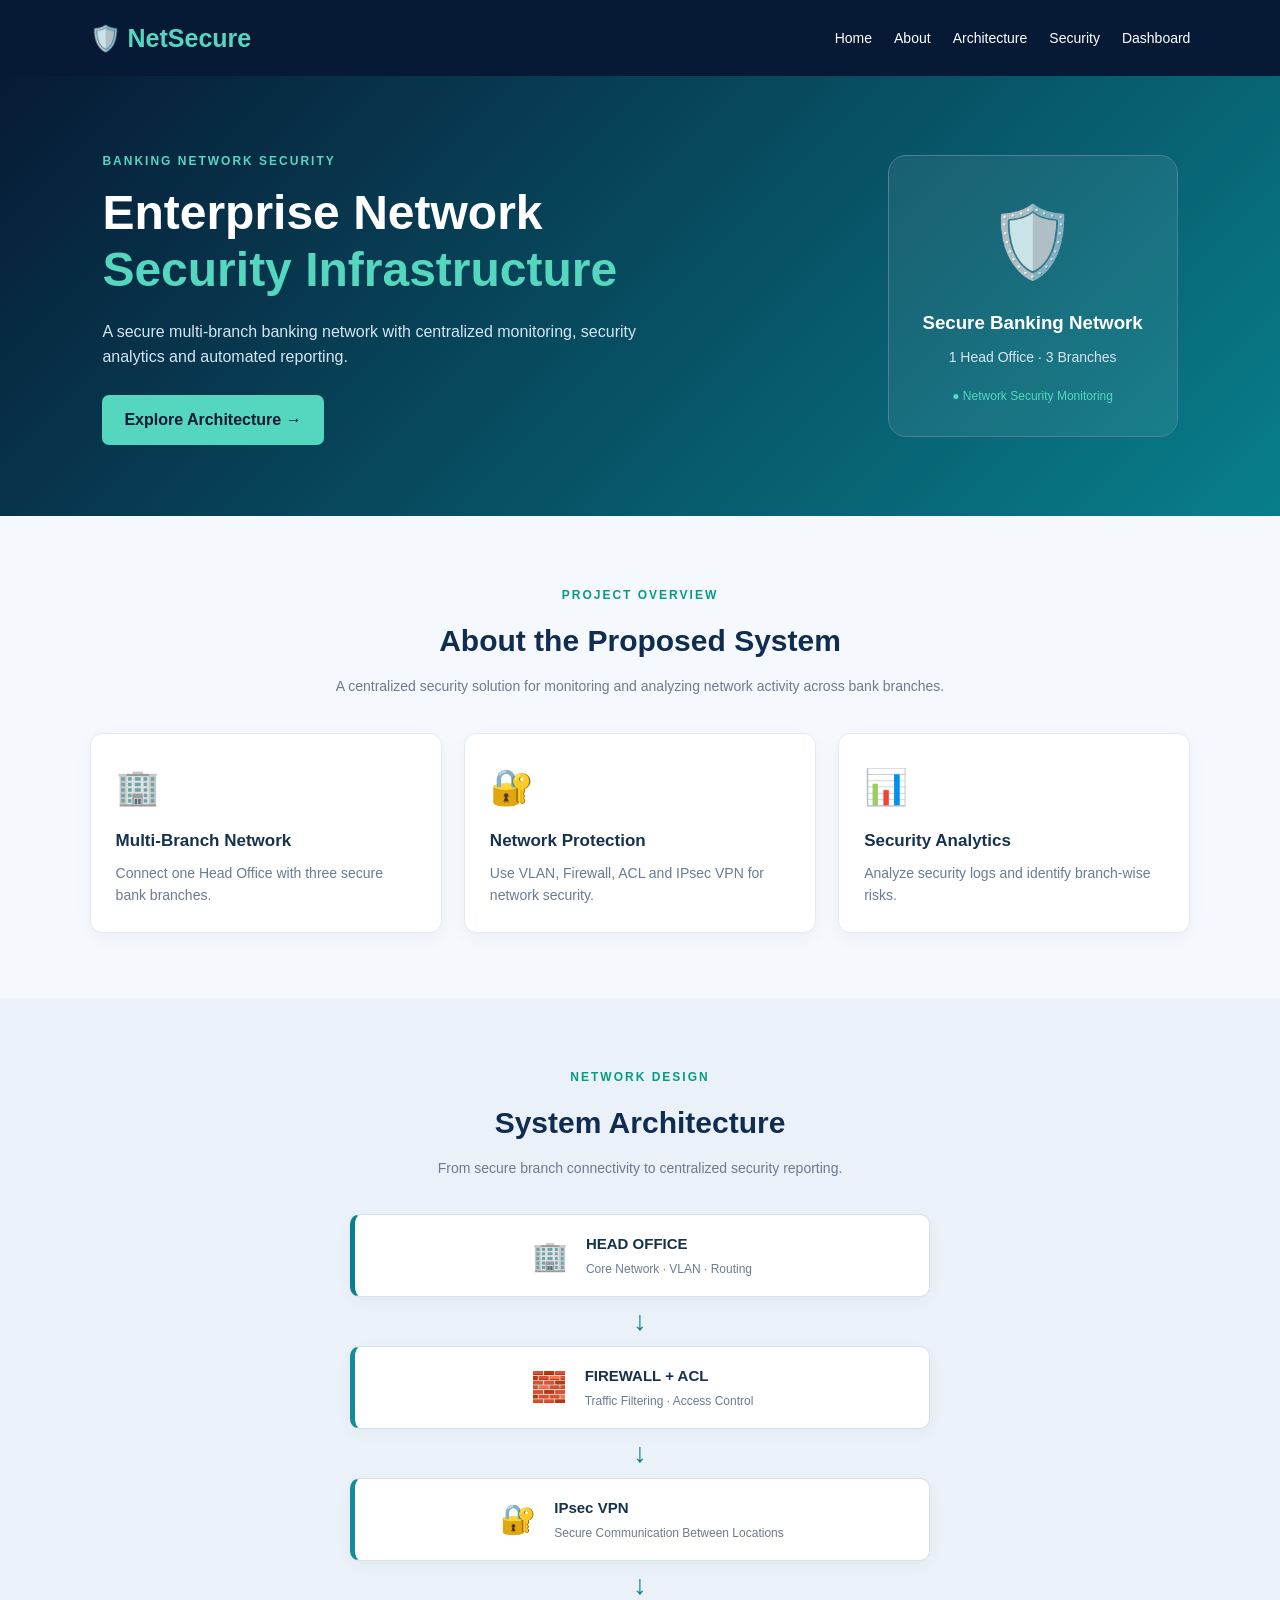
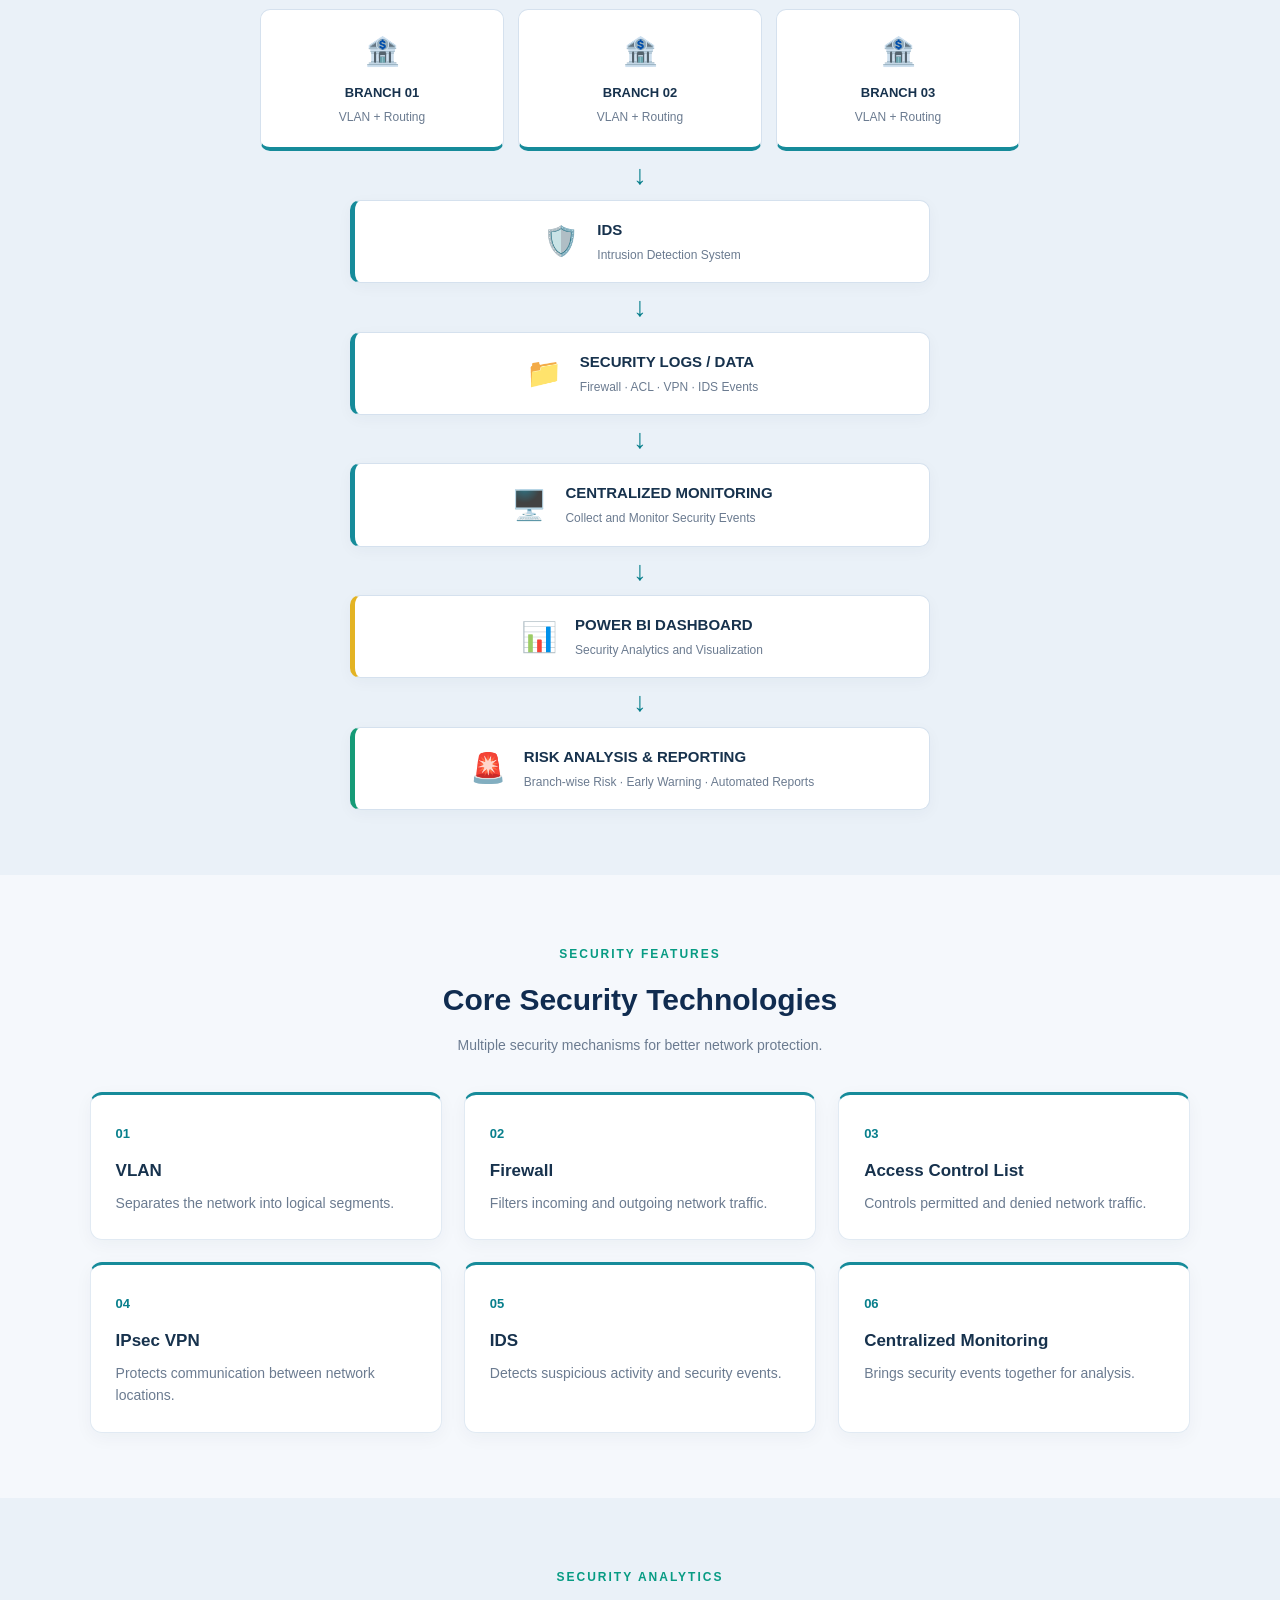
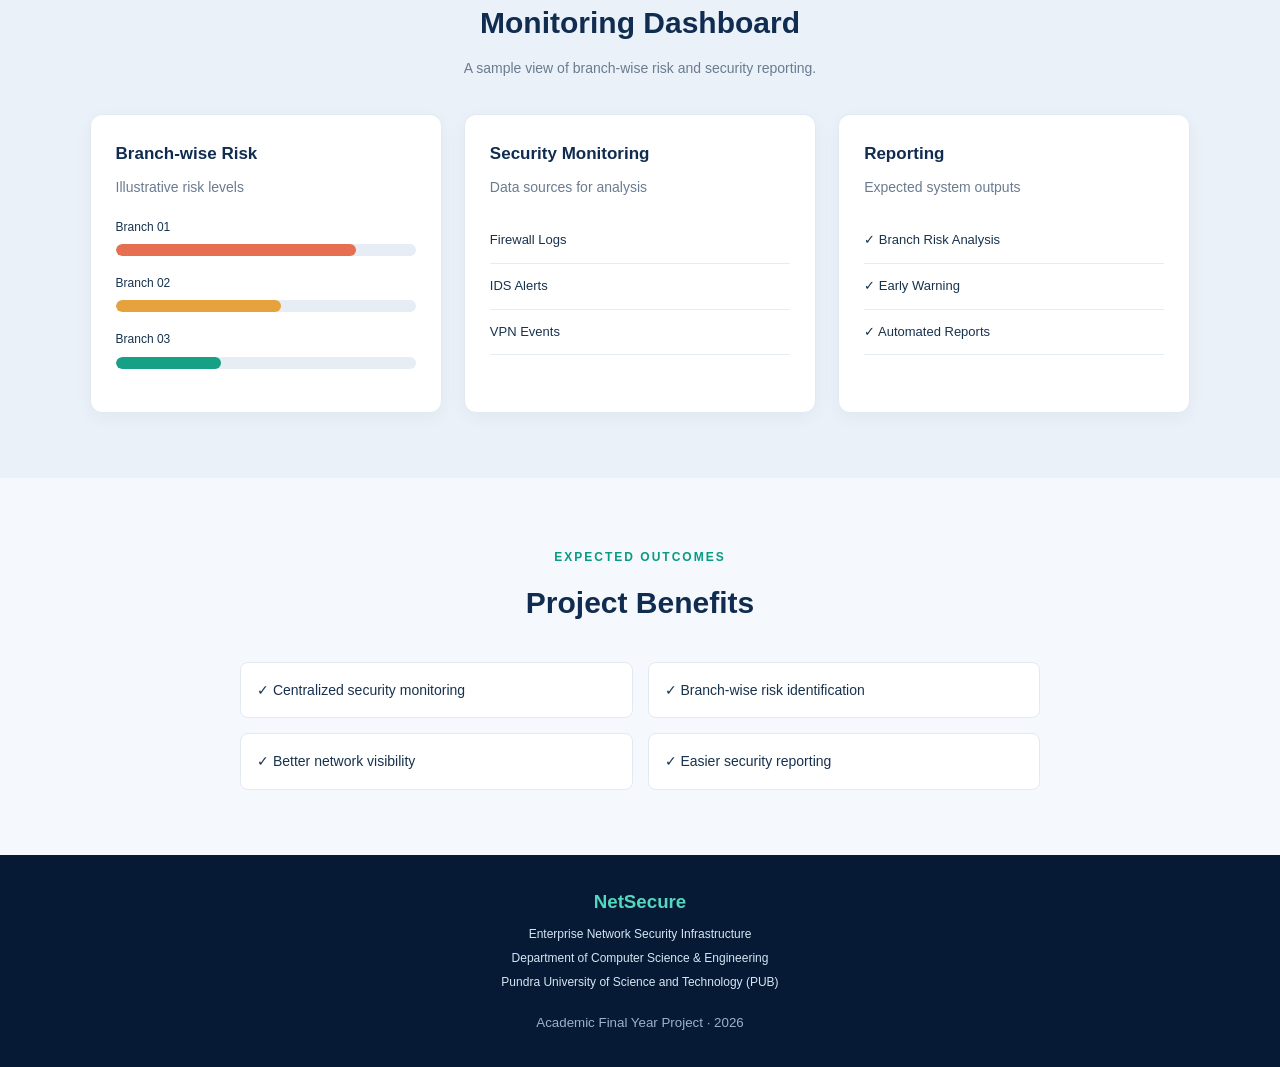
<file: index.htm>
<!DOCTYPE html>
<html lang="en">
<head>
    <meta charset="UTF-8">
    <meta name="viewport" content="width=device-width, initial-scale=1.0">
    <title>NetSecure | Banking Network Security</title>
    <link rel="stylesheet" href="style.css">
</head>
<body>

<header>
    <a href="#home" class="logo">🛡️ NetSecure</a>
    <nav>
        <a href="#home">Home</a>
        <a href="#about">About</a>
        <a href="#architecture">Architecture</a>
        <a href="#security">Security</a>
        <a href="#dashboard">Dashboard</a>
    </nav>
</header>

<main>
    <section id="home" class="hero">
        <div class="hero-content">
            <span class="tag">BANKING NETWORK SECURITY</span>
            <h1>Enterprise Network <span>Security Infrastructure</span></h1>
            <p>
                A secure multi-branch banking network with centralized
                monitoring, security analytics and automated reporting.
            </p>
            <a href="#architecture" class="btn">Explore Architecture →</a>
        </div>

        <div class="hero-visual">
            <div class="shield">🛡️</div>
            <h3>Secure Banking Network</h3>
            <p>1 Head Office · 3 Branches</p>
            <div class="status">● Network Security Monitoring</div>
        </div>
    </section>

    <section id="about" class="section">
        <div class="heading">
            <span class="tag">PROJECT OVERVIEW</span>
            <h2>About the Proposed System</h2>
            <p>A centralized security solution for monitoring
               and analyzing network activity across bank branches.</p>
        </div>

        <div class="grid three">
            <article class="card">
                <div class="icon">🏢</div>
                <h3>Multi-Branch Network</h3>
                <p>Connect one Head Office with three secure bank branches.</p>
            </article>

            <article class="card">
                <div class="icon">🔐</div>
                <h3>Network Protection</h3>
                <p>Use VLAN, Firewall, ACL and IPsec VPN for network security.</p>
            </article>

            <article class="card">
                <div class="icon">📊</div>
                <h3>Security Analytics</h3>
                <p>Analyze security logs and identify branch-wise risks.</p>
            </article>
        </div>
    </section>

    <section id="architecture" class="section architecture">
        <div class="heading">
            <span class="tag">NETWORK DESIGN</span>
            <h2>System Architecture</h2>
            <p>From secure branch connectivity to centralized security reporting.</p>
        </div>

        <div class="architecture-flow">
            <article class="network-box head-office">
                <span class="network-icon">🏢</span>
                <div>
                    <h3>HEAD OFFICE</h3>
                    <p>Core Network · VLAN · Routing</p>
                </div>
            </article>

            <div class="arrow">↓</div>

            <article class="network-box">
                <span class="network-icon">🧱</span>
                <div>
                    <h3>FIREWALL + ACL</h3>
                    <p>Traffic Filtering · Access Control</p>
                </div>
            </article>

            <div class="arrow">↓</div>

            <article class="network-box">
                <span class="network-icon">🔐</span>
                <div>
                    <h3>IPsec VPN</h3>
                    <p>Secure Communication Between Locations</p>
                </div>
            </article>

            <div class="arrow">↓</div>

            <div class="branch-grid">
                <article class="branch-card">
                    <span>🏦</span>
                    <h3>BRANCH 01</h3>
                    <p>VLAN + Routing</p>
                </article>

                <article class="branch-card">
                    <span>🏦</span>
                    <h3>BRANCH 02</h3>
                    <p>VLAN + Routing</p>
                </article>

                <article class="branch-card">
                    <span>🏦</span>
                    <h3>BRANCH 03</h3>
                    <p>VLAN + Routing</p>
                </article>
            </div>

            <div class="arrow">↓</div>

            <article class="network-box">
                <span class="network-icon">🛡️</span>
                <div>
                    <h3>IDS</h3>
                    <p>Intrusion Detection System</p>
                </div>
            </article>

            <div class="arrow">↓</div>

            <article class="network-box">
                <span class="network-icon">📁</span>
                <div>
                    <h3>SECURITY LOGS / DATA</h3>
                    <p>Firewall · ACL · VPN · IDS Events</p>
                </div>
            </article>

            <div class="arrow">↓</div>

            <article class="network-box">
                <span class="network-icon">🖥️</span>
                <div>
                    <h3>CENTRALIZED MONITORING</h3>
                    <p>Collect and Monitor Security Events</p>
                </div>
            </article>

            <div class="arrow">↓</div>

            <article class="network-box powerbi">
                <span class="network-icon">📊</span>
                <div>
                    <h3>POWER BI DASHBOARD</h3>
                    <p>Security Analytics and Visualization</p>
                </div>
            </article>

            <div class="arrow">↓</div>

            <article class="network-box final-box">
                <span class="network-icon">🚨</span>
                <div>
                    <h3>RISK ANALYSIS & REPORTING</h3>
                    <p>Branch-wise Risk · Early Warning · Automated Reports</p>
                </div>
            </article>
        </div>
    </section>

    <section id="security" class="section">
        <div class="heading">
            <span class="tag">SECURITY FEATURES</span>
            <h2>Core Security Technologies</h2>
            <p>Multiple security mechanisms for better network protection.</p>
        </div>

        <div class="grid three">
            <article class="card feature">
                <span class="number">01</span>
                <h3>VLAN</h3>
                <p>Separates the network into logical segments.</p>
            </article>

            <article class="card feature">
                <span class="number">02</span>
                <h3>Firewall</h3>
                <p>Filters incoming and outgoing network traffic.</p>
            </article>

            <article class="card feature">
                <span class="number">03</span>
                <h3>Access Control List</h3>
                <p>Controls permitted and denied network traffic.</p>
            </article>

            <article class="card feature">
                <span class="number">04</span>
                <h3>IPsec VPN</h3>
                <p>Protects communication between network locations.</p>
            </article>

            <article class="card feature">
                <span class="number">05</span>
                <h3>IDS</h3>
                <p>Detects suspicious activity and security events.</p>
            </article>

            <article class="card feature">
                <span class="number">06</span>
                <h3>Centralized Monitoring</h3>
                <p>Brings security events together for analysis.</p>
            </article>
        </div>
    </section>

    <section id="dashboard" class="section dashboard-section">
        <div class="heading">
            <span class="tag">SECURITY ANALYTICS</span>
            <h2>Monitoring Dashboard</h2>
            <p>A sample view of branch-wise risk and security reporting.</p>
        </div>

        <div class="grid three">
            <article class="card dashboard-card">
                <h3>Branch-wise Risk</h3>
                <p class="muted">Illustrative risk levels</p>

                <div class="bar-row">
                    <span>Branch 01</span>
                    <div class="bar"><i class="high"></i></div>
                </div>

                <div class="bar-row">
                    <span>Branch 02</span>
                    <div class="bar"><i class="medium"></i></div>
                </div>

                <div class="bar-row">
                    <span>Branch 03</span>
                    <div class="bar"><i class="low"></i></div>
                </div>
            </article>

            <article class="card dashboard-card">
                <h3>Security Monitoring</h3>
                <p class="muted">Data sources for analysis</p>
                <div class="list-item">Firewall Logs</div>
                <div class="list-item">IDS Alerts</div>
                <div class="list-item">VPN Events</div>
            </article>

            <article class="card dashboard-card">
                <h3>Reporting</h3>
                <p class="muted">Expected system outputs</p>
                <div class="list-item">✓ Branch Risk Analysis</div>
                <div class="list-item">✓ Early Warning</div>
                <div class="list-item">✓ Automated Reports</div>
            </article>
        </div>
    </section>

    <section class="section">
        <div class="heading">
            <span class="tag">EXPECTED OUTCOMES</span>
            <h2>Project Benefits</h2>
        </div>

        <div class="benefits">
            <p>✓ Centralized security monitoring</p>
            <p>✓ Branch-wise risk identification</p>
            <p>✓ Better network visibility</p>
            <p>✓ Easier security reporting</p>
        </div>
    </section>
</main>

<footer>
    <h3>NetSecure</h3>
    <p>Enterprise Network Security Infrastructure</p>
    <p>Department of Computer Science & Engineering</p>
    <p>Pundra University of Science and Technology (PUB)</p>
    <small>Academic Final Year Project · 2026</small>
</footer>

</body>
</html>
</file>
<file: style.css>
* {
    margin: 0;
    padding: 0;
    box-sizing: border-box;
    scroll-behavior: smooth;
}

body {
    font-family: Arial, sans-serif;
    background: #f5f8fc;
    color: #17324d;
    line-height: 1.6;
}

header {
    background: #071a35;
    padding: 18px 7%;
    display: flex;
    justify-content: space-between;
    align-items: center;
    gap: 20px;
    flex-wrap: wrap;
    position: sticky;
    top: 0;
    z-index: 10;
}

.logo {
    color: #55d6be;
    font-size: 25px;
    font-weight: bold;
    text-decoration: none;
}

nav {
    display: flex;
    flex-wrap: wrap;
    gap: 22px;
}

nav a {
    color: white;
    text-decoration: none;
    font-size: 14px;
    transition: 0.3s;
}

nav a:hover {
    color: #55d6be;
}

.hero {
    min-height: 440px;
    padding: 70px 8%;
    background: linear-gradient(135deg, #071a35, #087f8c);
    color: white;
    display: flex;
    align-items: center;
    justify-content: space-between;
    gap: 35px;
}

.hero-content {
    max-width: 650px;
}

.tag {
    color: #079b83;
    font-size: 12px;
    font-weight: bold;
    letter-spacing: 2px;
    display: inline-block;
    margin-bottom: 12px;
}

.hero .tag {
    color: #55d6be;
}

.hero h1 {
    font-size: clamp(32px, 4vw, 48px);
    line-height: 1.2;
    margin-bottom: 20px;
}

.hero h1 span {
    color: #55d6be;
    display: block;
}

.hero p {
    color: #d5e5f2;
    margin-bottom: 25px;
    max-width: 540px;
}

.btn {
    display: inline-block;
    background: #55d6be;
    color: #071a35;
    padding: 12px 22px;
    text-decoration: none;
    border-radius: 7px;
    font-weight: bold;
    transition: 0.3s;
}

.btn:hover {
    background: white;
    transform: translateY(-3px);
}

.hero-visual {
    width: 290px;
    flex-shrink: 0;
    text-align: center;
    padding: 30px 20px;
    border: 1px solid #527e98;
    border-radius: 18px;
    background: #ffffff12;
}

.shield {
    font-size: 70px;
    margin-bottom: 10px;
}

.hero-visual p {
    margin: 8px 0;
    font-size: 14px;
}

.status {
    color: #55d6be;
    font-size: 12px;
    margin-top: 18px;
}

/* Common Sections */

.section {
    padding: 65px 7%;
}

.heading {
    text-align: center;
    max-width: 700px;
    margin: 0 auto 35px;
}

.heading h2 {
    font-size: 30px;
    color: #102c50;
    margin-bottom: 10px;
}

.heading p:last-child {
    color: #6b7b90;
    font-size: 14px;
}

/* Cards */

.grid {
    display: grid;
    gap: 22px;
}

.three {
    grid-template-columns: repeat(3, minmax(0, 1fr));
}

.card {
    background: white;
    padding: 25px;
    border: 1px solid #e1eaf3;
    border-radius: 12px;
    box-shadow: 0 5px 18px #17324d0b;
    transition: 0.3s;
}

.card:hover {
    transform: translateY(-4px);
    box-shadow: 0 10px 25px #17324d16;
}

.card h3 {
    margin-bottom: 8px;
    font-size: 17px;
}

.card p {
    color: #6b7b90;
    font-size: 14px;
}

.icon {
    font-size: 35px;
    margin-bottom: 12px;
}

.architecture {
    background: #eaf1f8;
}

/* Network Architecture */

.architecture-flow {
    max-width: 760px;
    margin: auto;
    text-align: center;
}

.network-box {
    display: flex;
    align-items: center;
    justify-content: center;
    gap: 18px;
    padding: 17px 22px;
    max-width: 580px;
    margin: auto;
    text-align: left;
    background: white;
    border: 1px solid #d5e1ee;
    border-left: 5px solid #168b9a;
    border-radius: 10px;
    box-shadow: 0 4px 15px #17324d0a;
}

.head-office {
    border-left-color: #087f8c;
}

.powerbi {
    border-left-color: #e3b323;
}

.final-box {
    border-left-color: #159b77;
}

.network-icon {
    font-size: 29px;
    flex-shrink: 0;
}

.network-box h3 {
    font-size: 15px;
    margin-bottom: 4px;
}

.network-box p {
    font-size: 12px;
    color: #6b7b90;
}

.arrow {
    color: #087f8c;
    font-size: 27px;
    font-weight: bold;
    line-height: 1.8;
}

.branch-grid {
    display: grid;
    grid-template-columns: repeat(3, minmax(0, 1fr));
    gap: 14px;
}

.branch-card {
    background: white;
    padding: 20px 8px;
    border: 1px solid #d5e1ee;
    border-bottom: 4px solid #168b9a;
    border-radius: 10px;
    transition: 0.3s;
}

.branch-card:hover {
    transform: translateY(-4px);
}

.branch-card span {
    font-size: 28px;
}

.branch-card h3 {
    font-size: 13px;
    margin: 8px 0 4px;
}

.branch-card p {
    font-size: 12px;
    color: #6b7b90;
}

/* Security Features */

.feature {
    border-top: 3px solid #168b9a;
}

.number {
    display: inline-block;
    color: #087f8c;
    font-weight: bold;
    font-size: 13px;
    margin-bottom: 12px;
}

/* Dashboard */

.dashboard-section {
    background: #eaf1f8;
}

.dashboard-card h3 {
    color: #102c50;
}

.muted {
    color: #78879a;
    font-size: 12px;
    margin-bottom: 20px;
}

.bar-row {
    margin: 18px 0;
    font-size: 12px;
}

.bar {
    height: 12px;
    margin-top: 7px;
    background: #e7edf5;
    border-radius: 10px;
    overflow: hidden;
}

.bar i {
    display: block;
    height: 100%;
    border-radius: 10px;
}

.high {
    width: 80%;
    background: #e76f51;
}

.medium {
    width: 55%;
    background: #e6a23c;
}

.low {
    width: 35%;
    background: #16a085;
}

.list-item {
    padding: 12px 0;
    border-bottom: 1px solid #e5ebf2;
    font-size: 13px;
}

/* Benefits */

.benefits {
    max-width: 800px;
    margin: auto;
    display: grid;
    grid-template-columns: repeat(2, minmax(0, 1fr));
    gap: 15px;
}

.benefits p {
    background: white;
    padding: 16px;
    border-radius: 8px;
    border: 1px solid #e1eaf3;
    font-size: 14px;
}

/* Footer */

footer {
    background: #071a35;
    color: white;
    text-align: center;
    padding: 32px 15px;
}

footer h3 {
    color: #55d6be;
    margin-bottom: 8px;
}

footer p {
    color: #d5e5f2;
    font-size: 12px;
    margin: 5px 0;
}

footer small {
    display: inline-block;
    color: #9db1c8;
    margin-top: 15px;
}

/* Responsive Design */

@media (max-width: 850px) {
    .hero {
        flex-direction: column;
        text-align: center;
    }

    .hero-visual {
        width: 100%;
        max-width: 350px;
    }

    .hero-content p {
        margin-left: auto;
        margin-right: auto;
    }

    .three {
        grid-template-columns: repeat(2, minmax(0, 1fr));
    }
}

@media (max-width: 600px) {
    header {
        justify-content: center;
        padding: 18px 12px;
    }

    nav {
        justify-content: center;
        gap: 12px;
    }

    nav a {
        font-size: 12px;
    }

    .hero {
        padding: 55px 20px;
    }

    .hero h1 {
        font-size: 32px;
    }

    .section {
        padding: 45px 16px;
    }

    .heading h2 {
        font-size: 25px;
    }

    .three,
    .branch-grid,
    .benefits {
        grid-template-columns: 1fr;
    }

    .network-box {
        padding: 15px 12px;
        gap: 12px;
    }

    .network-box h3 {
        font-size: 13px;
    }

    .network-box p {
        font-size: 11px;
    }
}
</file>
